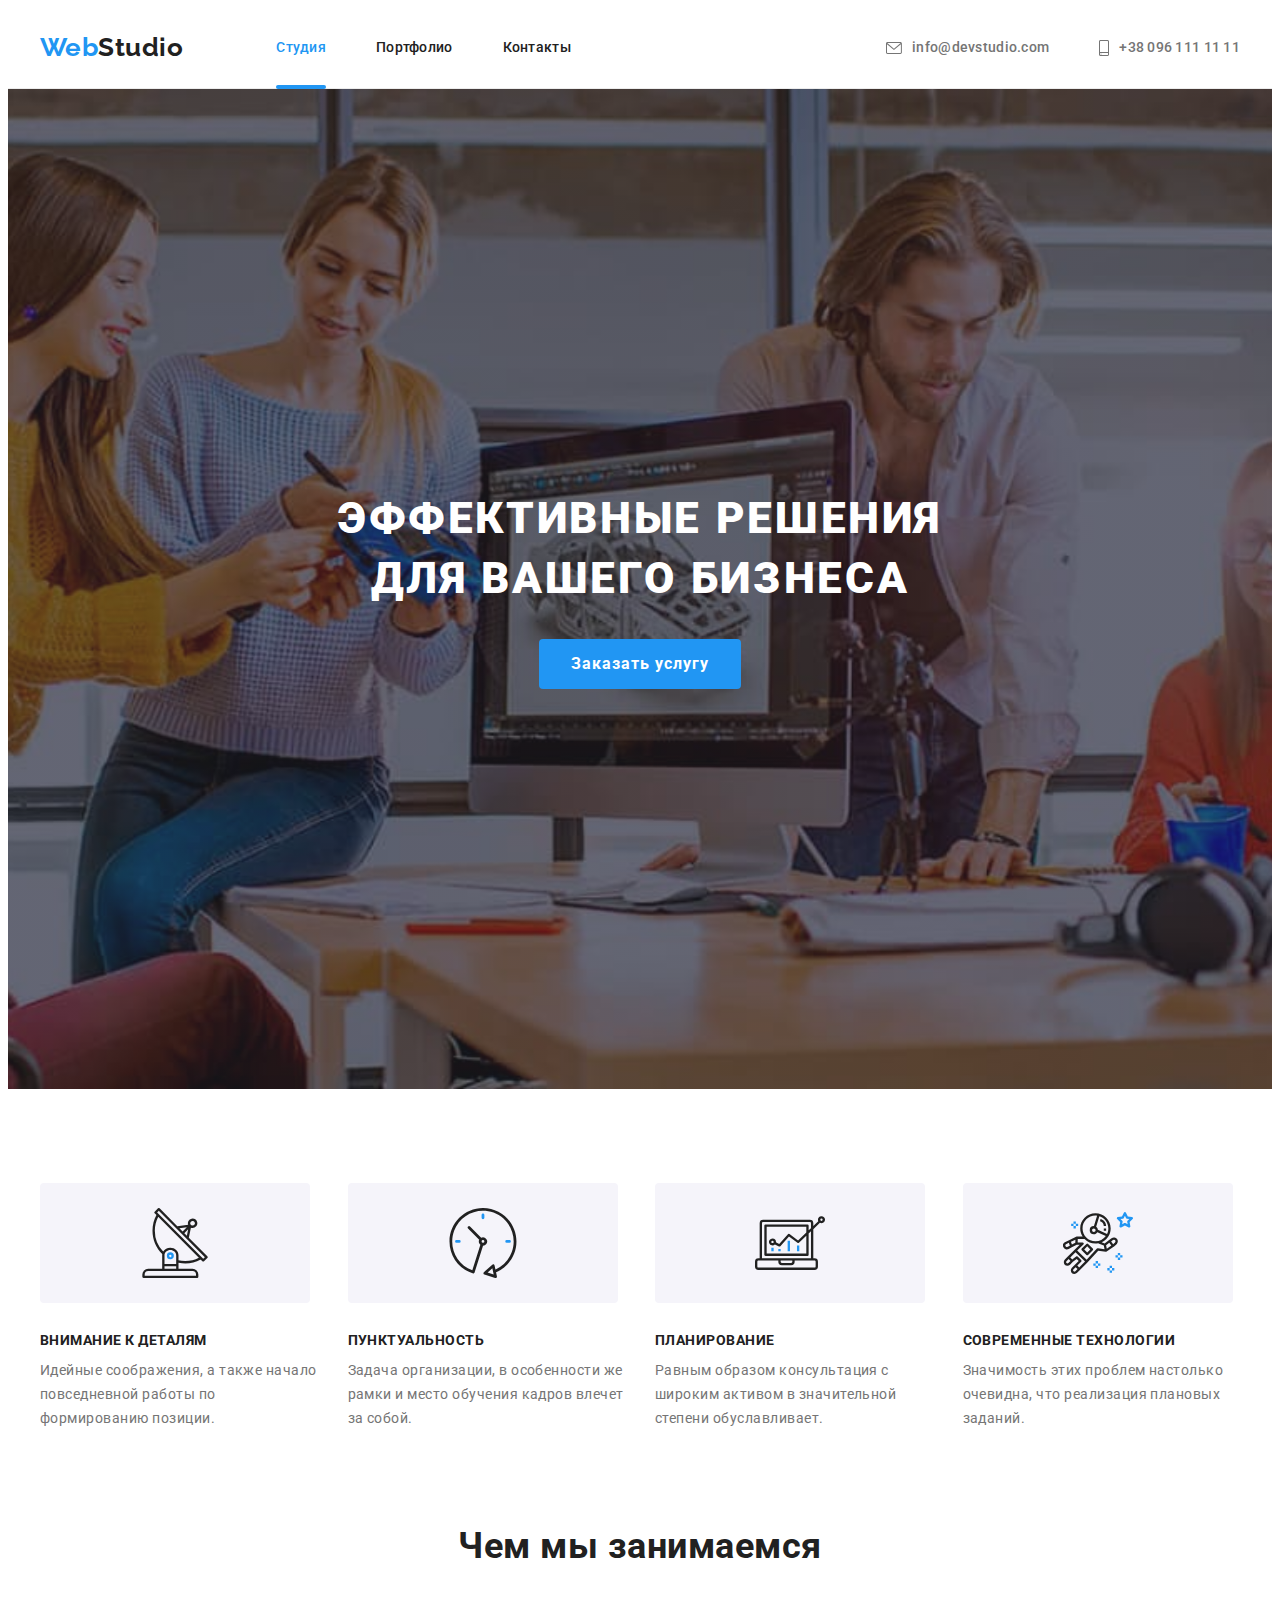
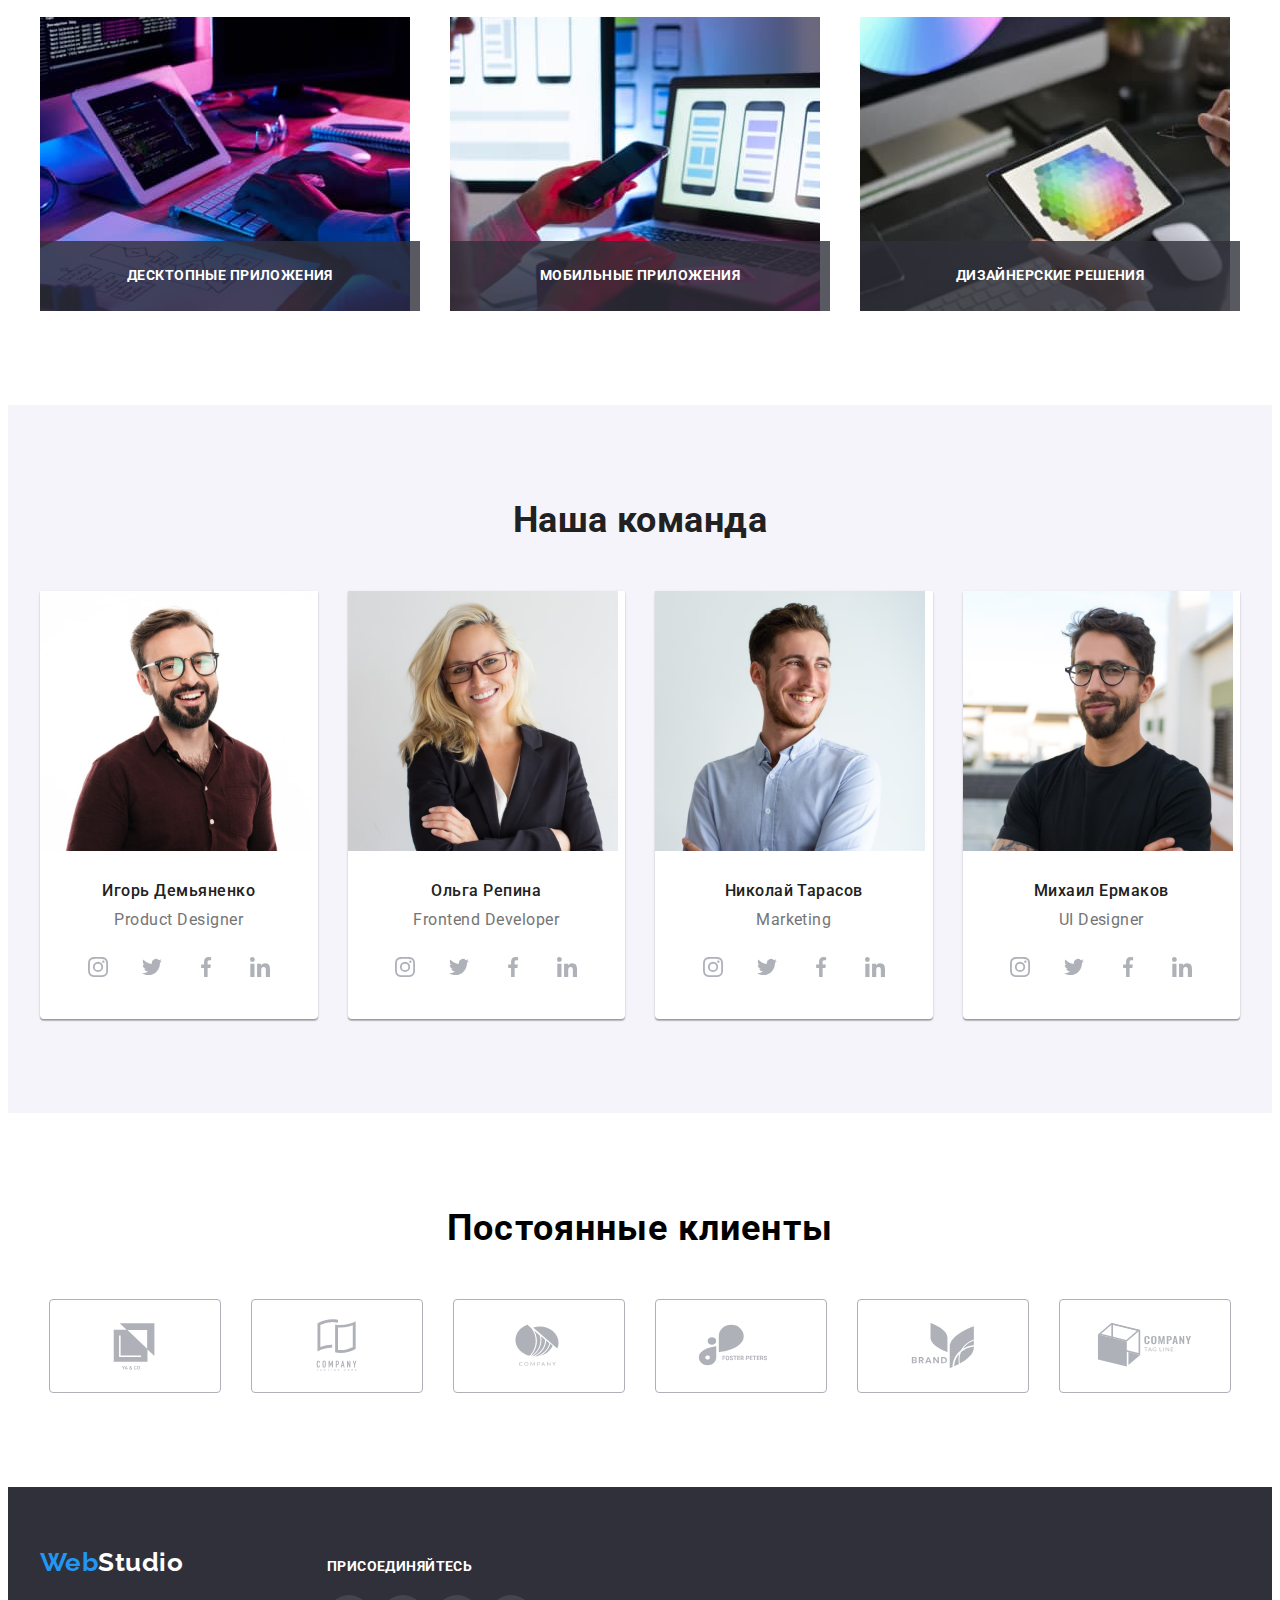
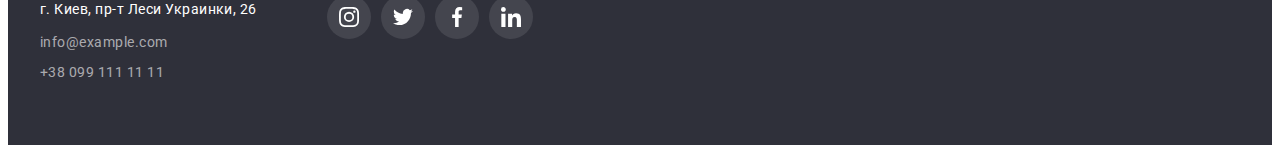
<file: index.html>
<!DOCTYPE html>
<html lang="ru">
<head>
    <meta charset="UTF-8">
    <meta http-equiv="X-UA-Compatible" content="IE=edge">
    <meta name="viewport" content="width=device-width, initial-scale=1.0">
    <title>Студия</title>    
    <link href="https://fonts.googleapis.com/css2?family=Raleway:wght@700&family=Roboto:wght@400;500;700&display=swap"
        rel="stylesheet">
    <link rel="stylesheet" href="https://cdnjs.cloudflare.com/ajax/libs/modern-normalize/1.1.0/modern-normalize.min.css"
        integrity="sha512-wpPYUAdjBVSE4KJnH1VR1HeZfpl1ub8YT/NKx4PuQ5NmX2tKuGu6U/JRp5y+Y8XG2tV+wKQpNHVUX03MfMFn9Q=="
        crossorigin="anonymous" referrerpolicy="no-referrer" />
    <link rel="stylesheet" href="./css/styles.css" />
</head>
<body>
    <!-- Шапка сайта -->
        <header class="header">
            <div class="container header-container">
        <nav class="header-navigation">
            <a class="logo link" lang="en" href="./index.html">Web<span class="logo-black">Studio</span></a>
            <ul class="site-nav list">                
                <li class="header-item">
                    <a class="header-link site-nav-studio link current" href="./index.html">Студия</a></li>
                <li class="header-item">
                    <a class="header-link site-nav-portfolio link" href="./portfolio.html">Портфолио</a></li>
                <li class="header-item">
                    <a class="header-link site-nav-contact link" href="">Контакты</a></li>
            </ul>
        </nav>
        <div class="header-contacts-list">
            <ul class="header-contacts list">
                <li class="header-contacts-item">
                    <a class="header-contacts-link link" href="mailto:info@devstudio.com">
                        <svg class="link-icon" width="16px" height="12px">
                            <use href="./images/icons.svg#icon-envelope"></use>
                        </svg>
                        info@devstudio.com</a></li>
                <li class="header-contacts-item">
                    <a class="header-contacts-link link" href="tel:+380961111111">
                        <svg class="link-icon" width="10px" height="16px">
                            <use href="./images/icons.svg#icon-smartphone"></use>
                        </svg>
                        +38 096 111 11 11</a></li>
            </ul>
            </div>
            </div>
            </header>
    
    <main>
        <!-- Герой -->
        <section class="hero">
            <div class="container hero-container">
            <h1 class="hero-title">Эффективные решения для вашего бизнеса</h1>
            <button class="hero-btn" data-modal-open type="button">Заказать услугу</button>
            </div>
        </section>

       
        <!-- Преимущества -->
        <section class="features-section">
            <div class="container">
            <h2 hidden>features</h2>
        <ul class="features-list list">
            <li class="features-list-item">
                <div class="features-icon">
                    <svg width="70px" height="70px">
                        <use href="./images/icons.svg#icon-antenna-1"></use>
                        </svg>
                </div>
                <h3 class="features-title">Внимание к деталям</h3>
                <p class="features-text">Идейные соображения, а также начало повседневной работы по формированию позиции.</p>
            </li>
            <li class="features-list-item">
                <div class="features-icon">
                    <svg width="70px" height="70px">
                        <use href="./images/icons.svg#icon-clock-1"></use>
                    </svg>
                    </div>
                <h3 class="features-title">Пунктуальность</h3>
                <p class="features-text">Задача организации, в особенности же рамки и место обучения кадров влечет за собой.</p>
            </li>
            <li class="features-list-item">
                <div class="features-icon">
                    <svg width="70px" height="70px">
                        <use href="./images/icons.svg#icon-diagram-1"></use>
                    </svg>
                    </div>
                <h3 class="features-title">Планирование</h3>
                <p class="features-text">Равным образом консультация с широким активом в значительной степени обуславливает.</p>
            </li>
            <li class="features-list-item">
                <div class="features-icon">
                    <svg width="70px" height="70px">
                        <use href="./images/icons.svg#icon-astronaut-1"></use>
                    </svg>
                    </div>
                <h3 class="features-title">Современные технологии</h3>
                <p class="features-text">Значимость этих проблем настолько очевидна, что реализация плановых заданий.</p>
            </li>
        </ul>
        </div>
    </section>

    <!-- Услуги -->
    <section class="services-section">
        <div class="container">
        <h2 class="services-title">Чем мы занимаемся</h2>
        <ul class="services-list list">
            <li class="services-list-item">
                <div class="services-thumb">
                <img src="./images/portfolio-img1.jpg" alt="Создание дестопных приложений" width="370">                             
                <p class="services-subtitle">Десктопные приложения</p>
                </div>
            </li>
            <li class="services-list-item">
                <div class="services-thumb">
                    <img src="./images/portfolio-img2.jpg" alt="Создание мобильных приложений" width="370">
                    <p class="services-subtitle">Мобильные приложения</p>
                </div>
            </li>
            <li class="services-list-item">
                <div class="services-thumb">
                    <img src="./images/portfolio-img3.jpg" alt="Веб-дизайн" width="370">
                    <p class="services-subtitle">Дизайнерские решения</p>
                </div>
            </li>
        </ul>
        </div>
    </section>

    <!-- Команда -->

    <section class="team-section">
        <div class="container">
        <h2 class="team-title">Наша команда</h2>
        <ul class="team-list-section list">
            <li class="team-list-item">
                <div class="team-card">
                <img src="./images/team-img1.jpg" alt="Игорь Демьяненко" width="270">
                <div class="team-card-content">
                <h3 class="team-name">Игорь Демьяненко</h3>
                <p class="team-position" lang="en">Product Designer</p>
                <ul class="soc-list list">
                    <li class="soc-list-item">
                        <a class="soc-link" href="">
                            <svg width="20" height="20">
                                <use href="./images/icons.svg#icon-instagram-2"></use>
                            </svg>
                        </a>
                    </li>
                    <li class="soc-list-item">
                        <a class="soc-link" href="">
                            <svg width="20" height="20">
                                <use href="./images/icons.svg#icon-twitter-1"></use>
                            </svg>
                        </a>
                    </li>
                    <li class="soc-list-item">
                        <a class="soc-link" href="">
                            <svg width="20" height="20">
                                <use href="./images/icons.svg#icon-facebook-1"></use>
                            </svg>
                        </a>
                    </li>
                    <li class="soc-list-item">
                        <a class="soc-link" href="">
                            <svg width="20" height="20">
                                <use href="./images/icons.svg#icon-linkedin-1"></use>
                            </svg>
                        </a>
                    </li>
                </ul>
                </div>
                </div>
            </li>
            <li class="team-list-item">
                <div class="team-card">
                <img src="./images/team-img2.jpg" alt="Ольга Репина" width="270">
                <div class="team-card-content">
                <h3 class="team-name">Ольга Репина</h3>
                <p class="team-position" lang="en">Frontend Developer</p>
                <ul class="soc-list list">
                    <li class="soc-list-item">
                        <a class="soc-link" href="">
                            <svg width="20" height="20">
                                <use href="./images/icons.svg#icon-instagram-2"></use>
                            </svg>
                        </a>
                    </li>
                    <li class="soc-list-item">
                        <a class="soc-link" href="">
                            <svg width="20" height="20">
                                <use href="./images/icons.svg#icon-twitter-1"></use>
                            </svg>
                        </a>
                    </li>
                    <li class="soc-list-item">
                        <a class="soc-link" href="">
                            <svg width="20" height="20">
                                <use href="./images/icons.svg#icon-facebook-1"></use>
                            </svg>
                        </a>
                    </li>
                    <li class="soc-list-item">
                        <a class="soc-link" href="">
                            <svg width="20" height="20">
                                <use href="./images/icons.svg#icon-linkedin-1"></use>
                            </svg>
                        </a>
                    </li>
                </ul>
                </div>
                </div>
            </li>
            <li class="team-list-item">
                <div class="team-card">
                <img src="./images/team-img3.jpg" alt="Николай Тарасов" width="270">
                <div class="team-card-content">
                <h3 class="team-name">Николай Тарасов</h3>
                <p class="team-position" lang="en">Marketing</p>
                <ul class="soc-list list">
                    <li class="soc-list-item">
                        <a class="soc-link" href="">
                            <svg width="20" height="20">
                                <use href="./images/icons.svg#icon-instagram-2"></use>
                            </svg>
                        </a>
                    </li>
                    <li class="soc-list-item">
                        <a class="soc-link" href="">
                            <svg width="20" height="20">
                                <use href="./images/icons.svg#icon-twitter-1"></use>
                            </svg>
                        </a>
                    </li>
                    <li class="soc-list-item">
                        <a class="soc-link" href="">
                            <svg width="20" height="20">
                                <use href="./images/icons.svg#icon-facebook-1"></use>
                            </svg>
                        </a>
                    </li>
                    <li class="soc-list-item">
                        <a class="soc-link" href="">
                            <svg width="20" height="20">
                                <use href="./images/icons.svg#icon-linkedin-1"></use>
                            </svg>
                        </a>
                    </li>
                </ul>
                </div>
                </div>
            </li>
            <li class="team-list-item">
                <div class="team-card">
                <img src="./images/team-img4.jpg" alt="Михаил Ермаков" width="270">
                <div class="team-card-content">
                <h3 class="team-name">Михаил Ермаков</h3>
                <p class="team-position" lang="en">UI Designer</p>
                <ul class="soc-list list">
                    <li class="soc-list-item">
                        <a class="soc-link" href="">
                            <svg width="20" height="20">
                                <use href="./images/icons.svg#icon-instagram-2"></use>
                            </svg>
                        </a>
                    </li>
                    <li class="soc-list-item">
                        <a class="soc-link" href="">
                            <svg width="20" height="20">
                                <use href="./images/icons.svg#icon-twitter-1"></use>
                            </svg>
                        </a>
                    </li>
                    <li class="soc-list-item">
                        <a class="soc-link" href="">
                            <svg width="20" height="20">
                                <use href="./images/icons.svg#icon-facebook-1"></use>
                            </svg>
                        </a>
                    </li>
                    <li class="soc-list-item">
                        <a class="soc-link" href="">
                            <svg width="20" height="20">
                                <use href="./images/icons.svg#icon-linkedin-1"></use>
                            </svg>
                        </a>
                    </li>
                </ul>
                </div>
                </div>
            </li>
        </ul>
        </div>
    </section>      
    </main>


    <!-- Клиенты -->

    <section class="client-section">
        <div class="container">
            <h2 class="client-section-title">Постоянные клиенты</h2>
            <ul class="client-list list">
                <li class="client-item">
                    <a href="" class="client-company">
                        <svg width="106" height="60">
                            <use href="./images/icons.svg#icon-logo1"></use>
                        </svg>
                    </a>
                </li>
                <li class="client-item">
                    <a href="" class="client-company">
                        <svg width="106" height="60">
                            <use href="./images/icons.svg#icon-logo2"></use>
                        </svg>
                    </a>
                </li>
                <li class="client-item">
                    <a href="" class="client-company">
                        <svg width="106" height="60">
                            <use href="./images/icons.svg#icon-logo3"></use>
                        </svg>
                    </a>
                </li>
                <li class="client-item">
                    <a href="" class="client-company">
                        <svg width="106" height="60">
                            <use href="./images/icons.svg#icon-logo4"></use>
                        </svg>
                    </a>
                </li>
                <li class="client-item">
                    <a href="" class="client-company">
                        <svg width="106" height="60">
                            <use href="./images/icons.svg#icon-logo5"></use>
                        </svg>
                    </a>
                </li>
                <li class="client-item">
                    <a href="" class="client-company">
                        <svg width="106" height="60">
                            <use href="./images/icons.svg#icon-logo6"></use>
                        </svg>
                    </a>
                </li>
            </ul>
        </div>

    </section>

    <!-- Футер -->

    <footer class="footer-section">
        <div class="footer-container container">
            <div class="footer-contact">
                <a class="footer-logo link" lang="en" href="./index.html">Web<span class="logo-white">Studio</span></a>
                <address>
                    <ul class="footer-list list">
                        <li class="footer-adress-list"><a class="footer-adress link" href="">г. Киев, пр-т Леси Украинки, 26</a></li>
                        <li class="footer-contacts-list"><a class="footer-contacts link" href="mailto:info@example.com">info@example.com</a></li>
                        <li class="footer-contacts-list"><a class="footer-contacts link" href="tel:+380991111111">+38 099 111 11 11</a></li>
                    </ul>
                </address>
            </div>
    
            <div class="footer-soc-section">
                <strong class="footer-join">Присоединяйтесь</strong>
                <ul class="footer-soc-list list">
                    <li class="footer-soc-item">
                        <a href="" class="footer-soc-link">
                            <svg class="footer-soc-icon" width="20" height="20">
                                <use href="./images/icons.svg#icon-instagram-2"></use>
                            </svg>
                        </a>
                    </li>
                    <li class="footer-soc-item">
                        <a href="" class="footer-soc-link">
                            <svg class="footer-soc-icon" width="20" height="20">
                                <use href="./images/icons.svg#icon-twitter-1"></use>
                            </svg>
                        </a>
                    </li>
                    <li class="footer-soc-item">
                        <a href="" class="footer-soc-link">
                            <svg class="footer-soc-icon" width="20" height="20">
                                <use href="./images/icons.svg#icon-facebook-1"></use>
                            </svg>
                        </a>
                    </li>
                    <li class="footer-soc-item">
                        <a href="" class="footer-soc-link">
                            <svg class="footer-soc-icon" width="20" height="20">
                                <use href="./images/icons.svg#icon-linkedin-1"></use>
                            </svg>
                        </a>
                    </li>
                </ul>
            </div>
        </div>
    </footer>
    
    <!-- Модалка -->
    <div class="backdrop is-hidden" data-modal>
        <div class="modal">
            <button type="button" class="btn-close">
            <svg class="svg-close" data-modal-close>
                <use href="./images/icons.svg#close-icon"></use>
            </svg>
            </button>
        </div>
    </div>
    <script src="./js/modal.js"></script>
</body>
</html>
</file>
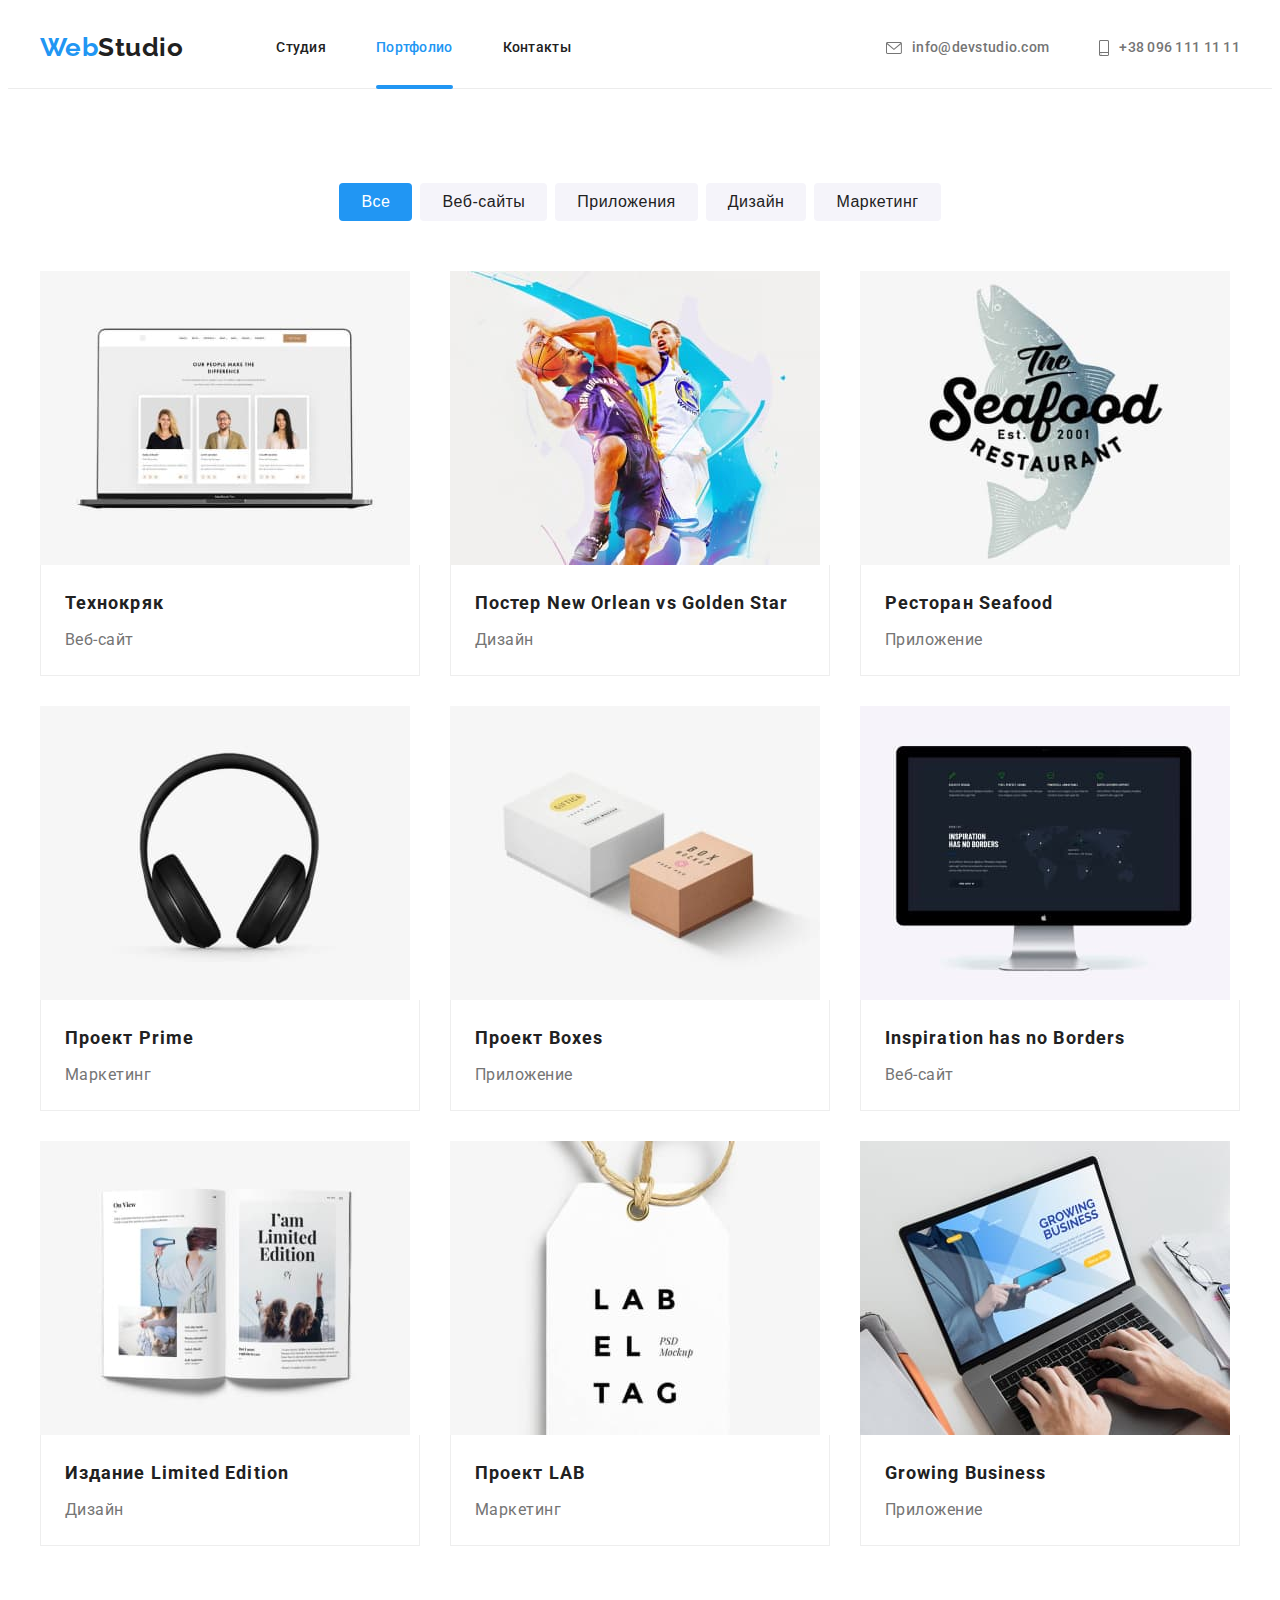
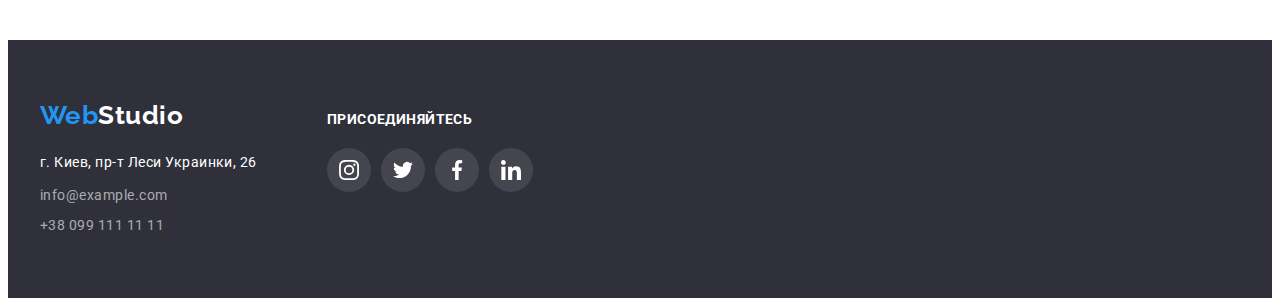
<file: portfolio.html>
<!DOCTYPE html>
<html lang="ru">
<head>
    <meta charset="UTF-8">
    <meta http-equiv="X-UA-Compatible" content="IE=edge">
    <meta name="viewport" content="width=device-width, initial-scale=1.0">
    <title>Портфолио</title>
    <link href="https://fonts.googleapis.com/css2?family=Raleway:wght@700&family=Roboto:wght@400;500;700&display=swap"
        rel="stylesheet">
    <link rel="stylesheet" href="https://cdnjs.cloudflare.com/ajax/libs/modern-normalize/1.1.0/modern-normalize.min.css"
        integrity="sha512-wpPYUAdjBVSE4KJnH1VR1HeZfpl1ub8YT/NKx4PuQ5NmX2tKuGu6U/JRp5y+Y8XG2tV+wKQpNHVUX03MfMFn9Q=="
        crossorigin="anonymous" referrerpolicy="no-referrer" />
    <link rel="stylesheet" href="./css/styles.css" />
</head>
<body>

    <!----------------- Шапка сайта ------------------>

    <header class="header">
        <div class="container header-container">
            <nav class="header-navigation">
                <a class="logo link" lang="en" href="./index.html">Web<span class="logo-black">Studio</span></a>
                <ul class="site-nav list">
                    <li class="header-item">
                        <a class="header-link site-nav-studio link" href="./index.html">Студия</a>
                    </li>
                    <li class="header-item">
                        <a class="header-link site-nav-portfolio2 link current" href="./portfolio.html">Портфолио</a>
                    </li>
                    <li class="header-item">
                        <a class="header-link site-nav-comtact link" href="">Контакты</a>
                    </li>
                </ul>
            </nav>
            <div class="header-contacts-list">
                <ul class="header-contacts list">
                    <li class="header-contacts-item">
                        <a class="header-contacts-link link" href="mailto:info@devstudio.com">
                            <svg class="link-icon" width="16px" height="12px">
                                <use href="./images/icons.svg#icon-envelope"></use>
                            </svg>
                            info@devstudio.com</a>
                    </li>
                    <li class="header-contacts-item">
                        <a class="header-contacts-link link" href="tel:+380961111111">
                            <svg class="link-icon" width="10px" height="16px">
                                <use href="./images/icons.svg#icon-smartphone"></use>
                            </svg>
                            +38 096 111 11 11</a>
                    </li>
                </ul>
            </div>
        </div>
    </header>

    <main>
        <section class="btn-projects-section">

            <!-- Фильтр-кнопки -->

            <div class="container">
            <ul class="btn-list list">
                <li class="btn-item">
                    <button class="btn-all btn-active current" type="button">Все</button>
                </li>
                <li class="btn-item">
                    <button class="btn-web btn-active" type="button">Веб-сайты</button>
                </li>
                <li class="btn-item">
                    <button class="btn-app btn-active" type="button">Приложения</button>
                </li>
                <li class="btn-item">
                    <button class="btn-design btn-active" type="button">Дизайн</button>
                </li>
                <li class="btn-item">
                    <button class="btn-marketing btn-active" type="button">Маркетинг</button>
                </li>
            </ul>
            

            <!-- Проекты -->
            <h1 hidden>Проекты</h1>

            <ul class="projects-list list">

                <li class="projects-item"> 
                    <a class="projects-list-link" href="">
                    <div class="box">   
                        <div class="overlay">
                            <p class="projects-overlay-text">Технокряк это современная площадка распространения коронавируса. Компании используют эту платформу для цифрового
                                шпионажа и атак на защищённые сервера конкурентов.
                            </p>
                        </div>
                            <img src="./images/portfolio-1.jpg" alt="Технокряк" width="370">
                    </div>
                    <div class="projects-name">
                        <h2 class="projects-list-name">Технокряк</h2>
                        <p class="projects-list-product">Веб-сайт</p>
                    </div>
                    </a>                 
                                      
                </li>

                <li class="projects-item"> 
                    <a class="projects-list-link" href="">
                    <div class="box">
                        <div class="overlay">
                            <p class="projects-overlay-text">Технокряк это современная площадка распространения коронавируса. Компании
                                используют эту платформу для цифрового
                                шпионажа и атак на защищённые сервера конкурентов.
                            </p>
                        </div>                    
                        <img src="./images/portfolio-2.jpg" alt="Постер" width="370">
                    </div>
                        <div class="projects-name">
                        <h2 class="projects-list-name">Постер <span lang="en">New Orlean vs Golden Star</span></h2>
                        <p class="projects-list-product">Дизайн</p>
                </div>
                    </a>
                    
                </li>

                <li class="projects-item">  
                    <a class="projects-list-link" href="">
                    <div class="box">
                        <div class="overlay">
                            <p class="projects-overlay-text">Технокряк это современная площадка распространения коронавируса. Компании
                                используют эту платформу для цифрового
                                шпионажа и атак на защищённые сервера конкурентов.
                            </p>
                        </div>                    
                        <img src="./images/portfolio-3.jpg" alt="Ресторан" width="370">
                        </div>
                    <div class="projects-name">
                        <h2 class="projects-list-name">Ресторан <span lang="en">Seafood</span></h2>
                        <p class="projects-list-product">Приложение</p>
                    </div>
                    </a>
                    
                </li>
                <li class="projects-item">  
                    <a class="projects-list-link" href="">
                    <div class="box">
                        <div class="overlay">
                            <p class="projects-overlay-text">Технокряк это современная площадка распространения коронавируса. Компании
                                используют эту платформу для цифрового
                                шпионажа и атак на защищённые сервера конкурентов.
                            </p>
                        </div>                    
                        <img src="./images/portfolio-4.jpg" alt="Проект Прайм" width="370">
                        </div>
                        <div class="projects-name">
                        <h2 class="projects-list-name">Проект <span lang="en">Prime</span></h2>
                        <p class="projects-list-product">Маркетинг</p>
                    </div>
                    </a>
                    
                </li>
                <li class="projects-item">  
                    <a class="projects-list-link" href="">
                    <div class="box">
                        <div class="overlay">
                            <p class="projects-overlay-text">Технокряк это современная площадка распространения коронавируса. Компании
                                используют эту платформу для цифрового
                                шпионажа и атак на защищённые сервера конкурентов.
                            </p>
                        </div>                    
                        <img src="./images/portfolio-5.jpg" alt="Проект Boxes" width="370">
                        </div>
                        <div class="projects-name">
                        <h2 class="projects-list-name">Проект <span lang="en">Boxes</span></h2>
                        <p class="projects-list-product">Приложение</p>
                </div>
                    </a>
                    
                </li>
                <li class="projects-item">
                    <a class="projects-list-link" href="">
                    <div class="box">
                        <div class="overlay">
                            <p class="projects-overlay-text">Технокряк это современная площадка распространения коронавируса. Компании
                                используют эту платформу для цифрового
                                шпионажа и атак на защищённые сервера конкурентов.
                            </p>
                        </div>                    
                        <img src="./images/portfolio-6.jpg" alt="Вдохновение без границ" width="370">
                        </div>
                        <div class="projects-name">
                        <h2 class="projects-list-name" lang="en">Inspiration has no Borders</h2>
                        <p class="projects-list-product">Веб-сайт</p>
                </div>
                    </a>
                    
                </li>
                <li class="projects-item">  
                    <a class="projects-list-link" href="">
                    <div class="box">
                        <div class="overlay">
                            <p class="projects-overlay-text">Технокряк это современная площадка распространения коронавируса. Компании
                                используют эту платформу для цифрового
                                шпионажа и атак на защищённые сервера конкурентов.
                            </p>
                        </div>                    
                        <img src="./images/portfolio-7.jpg" alt="Издание" width="370">
                        </div>
                        <div class="projects-name">
                        <h2 class="projects-list-name">Издание <span lang="en">Limited Edition</span></h2>
                        <p class="projects-list-product">Дизайн</p>
                </div>
                    </a>
                    
                </li>
                <li class="projects-item">  
                    <a class="projects-list-link" href="">
                    <div class="box">
                        <div class="overlay">
                            <p class="projects-overlay-text">Технокряк это современная площадка распространения коронавируса. Компании
                                используют эту платформу для цифрового
                                шпионажа и атак на защищённые сервера конкурентов.
                            </p>
                        </div>
                    
                    <img src="./images/portfolio-8.jpg" alt="" width="370">
                    </div>
                    <div class="projects-name">
                    <h2 class="projects-list-name">Проект <span lang="en">LAB</span></h2>
                    <p class="projects-list-product">Маркетинг</p>
                </div>
                </a>
                
            </li>
                <li class="projects-item">  
                    <a class="projects-list-link" href="">
                    <div class="box">
                        <div class="overlay">
                            <p class="projects-overlay-text">Технокряк это современная площадка распространения коронавируса. Компании
                                используют эту платформу для цифрового
                                шпионажа и атак на защищённые сервера конкурентов.
                            </p>
                        </div>
                    
                        <img src="./images/portfolio-9.jpg" alt="" width="370">
                        </div>
                        <div class="projects-name">
                        <h2 class="projects-list-name" lang="en">Growing Business</h2>
                        <p class="projects-list-product">Приложение</p>
                    </div>
                    </a>
                    
                </li>
            </ul>

            </div>
        </section>

    </main>

<!-- Футер -->

    <footer class="footer-section">
        <div class="footer-container container">
            <div class="footer-contact">
                <a class="footer-logo link" lang="en" href="./index.html">Web<span
                        class="logo-white">Studio</span></a>
                <address>
                    <ul class="footer-list list">
                        <li class="footer-adress-list"><a class="footer-adress link" href="">г. Киев, пр-т Леси Украинки, 26</a></li>
                        <li class="footer-contacts-list"><a class="footer-contacts link" href="mailto:info@example.com">info@example.com</a>
                        </li>
                        <li class="footer-contacts-list"><a class="footer-contacts link" href="tel:+380991111111">+38 099 111 11 11</a></li>
                    </ul>
                </address>
            </div>
    
            <div class="footer-soc-section">
                <strong class="footer-join">Присоединяйтесь</strong>
                <ul class="footer-soc-list list">
                    <li class="footer-soc-item">
                        <a href="" class="footer-soc-link">
                            <svg class="footer-soc-icon" width="20" height="20">
                                <use href="./images/icons.svg#icon-instagram-2"></use>
                            </svg>
                        </a>
                    </li>
                    <li class="footer-soc-item">
                        <a href="" class="footer-soc-link">
                            <svg class="footer-soc-icon" width="20" height="20">
                                <use href="./images/icons.svg#icon-twitter-1"></use>
                            </svg>
                        </a>
                    </li>
                    <li class="footer-soc-item">
                        <a href="" class="footer-soc-link">
                            <svg class="footer-soc-icon" width="20" height="20">
                                <use href="./images/icons.svg#icon-facebook-1"></use>
                            </svg>
                        </a>
                    </li>
                    <li class="footer-soc-item">
                        <a href="" class="footer-soc-link">
                            <svg class="footer-soc-icon" width="20" height="20">
                                <use href="./images/icons.svg#icon-linkedin-1"></use>
                            </svg>
                        </a>
                    </li>
                </ul>
            </div>
        </div>
    </footer>

</body>
</html>
</file>
<file: css/styles.css>
:root {
  --primary-text-color: #212121;
  --secondary-text-color: #757575;
  --primary-white-color: #ffffff;
  --accent-color: #2196f3;
  --background-color: #2f303a;
  --background-secondary-color: #F5F4FA;
  --btn-color: #188ce8;
  --card-set-gap: 30px;
  --icon-color: #AFB1B8;
  --trans-duration: 250ms;
  --transit-timing-function: cubic-bezier(0.4, 0, 0.2, 1);
}


/* ------------------Утилиты-------------------- */

p,
h1,
h2,
h3,
{
  margin: 0;
}

ul {
    margin: 0;
    padding-left: 0;
}

img {
    display: block;
}

body {
  font-family: Roboto, sans-serif; Raleway, sans-serif;
  background-color: var(--primary-white-color);
  letter-spacing: 0.03em;
}


.container {
  width: 1200px;
  margin: 0 auto;
  padding-left: 15px;
  padding-right: 15px;
  }



/* --------------------------Шапка сайта----------------------- */

.header {
  border-bottom-width: 1px;
  border-bottom-style: solid;
  border-block-color: #ECECEC;
}

.header-container {
  display: flex;
  align-items: center;
}


.header-navigation {
  display: flex;
  /* align-items: center; */
}

.site-nav {
  display: flex;
  align-items: center;
}

.site-nav .link.current {
  color: var(--accent-color);
}

.header-item > .current::after {
  content: '';
  position: absolute;
  width: 100%;
  height: 4px;
  border-radius: 2px;
  background-color: var(--accent-color);
  display: block;
  bottom: -1px;
}

.site-nav-studio, 
.site-nav-portfolio2 {
  position: relative;
}

.header-item:not(:last-child) {
margin-right: 50px;
}

.header-link {
  display: block;
  font-style: normal;
  font-weight: 500;
  font-size: 14px;
  line-height: 1.14;
  letter-spacing: 0.02em;
  color: var(--primary-text-color);
  padding-top: 32px;
  padding-bottom: 32px;
  transition: color var(--trans-duration) var(--transit-timing-function);
}

.header-contacts-list {
  display: flex;
  margin-left: auto;

}

.header-contacts {
  display: flex;
  }


.header-contacts-item:not(:last-child) {
margin-right: 50px;
}


.header-contacts-link {
  font-family: Roboto;
  font-style: normal;
  font-weight: 500;
  font-size: 14px;
  line-height: 1.14;
  letter-spacing: 0.02em;
  color: var(--secondary-text-color);
  padding-top: 32px;
  padding-bottom: 32px;
  display: flex;
  align-items: center;
  transition: color var(--trans-duration) var(--transit-timing-function);
}

.link-icon {
  margin-right: 10px;
  fill: currentColor;
}

.header-link:hover,
.header-link:focus, 
.header-contacts-link:hover,
.header-contacts-link:focus {
  color: var(--accent-color);
}


/* Логотип */

.logo {
  
  font-family: Raleway;
  font-style: normal;
  font-weight: bold;
  font-size: 26px;
  line-height: 1.19;
  color: var(--accent-color);
  margin-right: 93px;
  padding-top: 24px;
  padding-bottom: 25px;

}

.logo-black {
  font-family: Raleway;
  font-style: normal;
  font-weight: bold;
  font-size: 26px;
  line-height: 1.19;
  color: var(--primary-text-color);
  transition: color var(--trans-duration) var(--transit-timing-function);
}


.logo-white {
font-family: Raleway;
font-style: normal;
font-weight: bold;
font-size: 26px;
line-height: 1.19;
color: var(--primary-white-color);
transition: color var(--trans-duration) var(--transit-timing-function);
}

.logo-black:hover,
.logo-black:focus,
.logo-white:hover,
.logo-white:focus {
  color: var(--accent-color);
}

.list {
  list-style: none;
}

.link {
  text-decoration: none;
}



/* ----------------------Герой--------------------- */

.hero {
  display: flex;
  height: 600px;
  align-items: center;
  background-color: var(--background-color);
  padding: 200px 0;
}

.hero {
  max-width: 1600px;
  height: 600px;
  margin-left: auto;
  margin-right: auto;
  background-repeat: no-repeat;
  background-size: cover;
  background-position: center;
  background-color: var(--background-color);
  background-image: linear-gradient(to right, rgba(47, 48, 58, 0.4), rgba(47, 48, 58, 0.4)),
    url('../images/hero.jpg');
  color: var(--white-color);
  text-align: center;
  padding-top: 200px;
  padding-bottom: 200px;
}

.hero-container {
  text-align: center;
  max-width: 696px;

}

.hero-title {
  font-family: Roboto;
  font-style: normal;
  font-weight: 900;
  font-size: 44px;
  line-height: 1.36;
  text-align: center;
  letter-spacing: 0.06em;
  text-transform: uppercase;
  color: var(--primary-white-color);
  margin-top: 0;
  margin-bottom: 30px;
}

.hero-btn {
  font-family: Roboto;
  font-style: normal;
  font-weight: bold;
  font-size: 16px;
  line-height: 30px;
  display: flex;
  align-items: center;
  text-align: center;
  letter-spacing: 0.06em;
  border-radius: 4px;
  color: var(--primary-white-color);
  background-color: var(--accent-color);
  cursor: pointer;
  border: none;
  display: inline-block;
  min-width: 200px;
  padding: 10px 32px;
 }

  .hero-btn, .btn-active {
  transition: color var(--trans-duration) var(--transit-timing-function),
  background-color var(--trans-duration) var(--transit-timing-function),
  box-shadow var(--trans-duration) var(--transit-timing-function);
  }

.hero-btn:hover,
.hero-btn:focus {
background-color: var(--btn-color) ;
}


/* -------------------Преимущества---------------- */

.features-section {
padding-top: 94px;
padding-bottom: 94px;
}

.features-list {
  display: flex;
}

.features-title {
margin-top: 0;
margin-bottom: 10px;
font-weight: bold;
font-size: 14px;
line-height: 1.14;
text-transform: uppercase;
color: var(--primary-text-color);
}

.features-text {
margin-top: 0;
margin-bottom: 0;
font-size: 14px;
line-height: 1.71;
color: var(--secondary-text-color);
}

.features-list {
  margin-right: -30px;
}

.features-list-item {
flex-basis: calc(100% / 4 - var(--card-set-gap));
margin-right: var(--card-set-gap);
}

.features-list-item:not(:nth-last-child) {
  margin-right: var(--card-set-gap);
}

.features-icon {
  width: 270px;
  height: 120px;
  background-color: var(--background-secondary-color);
  margin-bottom: 30px;
  border-radius: 4px;
  display: flex;
  align-items: center;
  justify-content: center;
}

/* Услуги */

img {
  display: block;
  max-width: 100%;
  height: auto;
}

.services-section {
  padding-bottom: 94px;
}

.services-title, 
.team-title {
margin-top: 0;
margin-bottom: 50px;
font-weight: bold;
font-size: 36px;
line-height: 1.17;
text-align: center;
color: var(--primary-text-color);
}

.services-list {
  display: flex;
}

.services-thumb {
  position: relative;
}

.services-list-item {
flex-basis: calc(100% - 2 * 30px / 3) ;  
}

.services-list-item:not(:last-child) {
margin-right: var(--card-set-gap);
}

.services-subtitle {
  position: absolute;
  bottom: 0;  
  right: 0;
  text-transform: uppercase;
  color: var(--primary-white-color);
  background-color: rgba(47, 48, 58, 0.8);
  font-size: 14px;
  font-style: normal;
  font-weight: 700;
  line-height: 1.14;
  letter-spacing: 0.03em;
  display: flex;
  align-items: center;
  justify-content: center;
  margin: 0;
  height: 70px;
  width: 100%;
}


/* ------------------------Команда----------------------- */

.team-section {
  background-color: var(--background-secondary-color);
  padding-top: 94px;
  padding-bottom: 94px;
}

/* .team-title {
margin-top: 0;
margin-bottom: 50px;
font-weight: bold;
font-size: 36px;
line-height: 1.17;
text-align: center;
} */

.team-list-section {
display: flex;
margin-right: calc(-1 * var(--card-set-gap))
}

.team-list-item {
  flex-basis: calc(100% / 4 - var(--card-set-gap));
  margin-right: var(--card-set-gap);
}

.team-card {
  background-color: var(--primary-white-color);
  box-shadow: 0px 1px 3px rgba(0, 0, 0, 0.12), 0px 1px 1px rgba(0, 0, 0, 0.14), 0px 2px 1px rgba(0, 0, 0, 0.2);
  border-radius: 0px 0px 4px 4px;
}

.team-card-content {
  padding: 30px 32px;
}

.team-name {
margin-top: 0;
margin-bottom: 10px;  
font-style: normal;
font-weight: 500;
font-size: 16px;
line-height: 1.19;
text-align: center;
color: var(--primary-text-color);
}

.team-position {
margin-top: 0;
margin-bottom: 0;
font-weight: normal;
font-size: 16px;
line-height: 1.19;
text-align: center;
color: var(--secondary-text-color);
}

.soc-list {
  padding: 0;
  display: flex;
  justify-content: center;
  margin-top: 16px;
}

.soc-list-item:not(:last-child) {
  margin-right: 10px;
}

/* .soc-list-item: {
  margin-right: 10px;
}

..soc-list-item:last-child {
  margin-right: 0;
} */



.soc-link {
  display: flex;
  padding: 0;
  width: 44px;
  height: 44px;
  border-radius: 50%;
  fill: var(--icon-color);
  justify-content: center;
  align-items: center;
  transition: backgroud-color var(--trans-duration) var(--transit-timing-function),
  fill var(--trans-duration) var(--transit-timing-function);
}

.soc-link:hover,
.soc-link:focus {
  background-color: var(--accent-color);
  fill: var(--primary-white-color)
}

.client-section {
  padding-top: 94px;
  padding-bottom: 94px;
}

.client-section-title {
margin-top: 0;
margin-bottom: 50px;
font-weight: 700;
font-size: 36px;
line-height: 1.17;
letter-spacing: 0.03em;
text-align: center;
}

.client-list {
  margin: 0;
  padding: 0;
  display: flex;
  justify-content: center;
}

.client-item:not(:last-child) {
  margin-right: 30px;
}

.client-company {
  display: flex;
  width: 170px;
  height: 92px;
  fill: var(--icon-color);
  border: 1px solid var(--icon-color);
  border-radius: 4px;
  align-items: center;
  justify-content: center;
  transition: fill var(--trans-duration) var(--transit-timing-function),
  border var(--trans-duration) var(--transit-timing-function);

}

.client-company:hover,
.client-company:focus {
  border: 1px solid var(--accent-color);
  fill: var(--accent-color);
}


/* --------------------Футер-------------------------- */


.footer-section {
padding-top: 60px;
padding-bottom: 60px;
background-color: var(--background-color);
}

.footer-container {
  display: flex;
  align-items: baseline;
  
}

.footer-contact {
  margin-right: 70px;
}

.footer-logo {
display: block;
  font-family: Raleway;
  font-style: normal;
  font-weight: bold;
  font-size: 26px;
  line-height: 1.19;
  color: var(--accent-color);
  margin-bottom: 20px;

}



.footer-adress-list {
margin-bottom: 9px;
}

.footer-adress {
display: block;
font-style: normal;
font-size: 14px;
line-height: 1.71;
color: var(--primary-white-color);
/* margin-bottom: 9px; */
transition: color var(--trans-duration) var(--transit-timing-function);
}

.footer-contacts-list:not(:last-child) {
margin-bottom: 6px;
}

.footer-contacts {
display: block;
font-style: normal;
font-size: 14px;
line-height: 1.71;
color: rgba(255, 255, 255, 0.6);
/* margin-bottom: 6px; */
transition: color var(--trans-duration) var(--transit-timing-function);
}

.footer-adress:hover,
.footer-adress:focus,
.footer-contacts:hover,
.footer-contacts:focus {
  color: var(--accent-color);
}

.footer-soc-section {
  align-items: baseline;
  text-align: left;
}

.footer-join {
  display: block;
  margin-bottom: 20px;
  font-weight: bold;
  font-size: 14px;
  line-height: 1.14;
  letter-spacing: 0.03em;
  text-transform: uppercase;
  color: var(--primary-white-color)
}

.footer-soc-list {
  padding: 0;
  display: flex;
}

.footer-soc-item {
  margin-right: 10px;
  justify-content: center;
}

.footer-soc-item:last-child {
  margin-right: 0;
}

.footer-soc-link {
  display: flex;
  background-color: rgba(255, 255, 255, 0.1);
  width: 44px;
  height: 44px;
  border-radius: 22px;
  justify-content: center;
  align-items: center;
  transition: background-color var(--trans-duration) var(--transit-timing-function);
}

.footer-soc-link:hover,
.footer-soc-link:focus {
  background-color: var(--accent-color)
}

.footer-soc-icon {
  fill: var(--primary-white-color)
}

/* ----------------------Страница Портфолио------------------ */

/* Фильтр-кнопки */

.btn-projects-section {
  padding-top: 94px;
  padding-bottom: 94px;
}

.btn-list {
  display: flex;
  justify-content: center;
  margin-bottom: 50px;
}

.btn-item:not(:last-child) {
  margin-right: 8px;
}

.btn-all,
.btn-web,
.btn-app,
.btn-design,
.btn-marketing {
font-style: normal;
font-weight: 500;
font-size: 16px;
line-height: 1.63;
text-align: center;
letter-spacing: 0.03em;
border-radius: 4px;
color: var(--primary-text-color);
background-color: var(--background-secondary-color);
border: none;
cursor: pointer;
padding: 6px 22px;
min-width: 73px;
}

.btn-all:hover,
.btn-all:focus,
.btn-web:hover,
.btn-web:focus,
.btn-app:hover,
.btn-app:focus,
.btn-design:hover,
.btn-design:focus,
.btn-marketing:hover,
.btn-marketing:focus,
.btn-active:hover,
.btn-active:focus {
  color: var(--primary-white-color);
  background-color: var(--accent-color);
  box-shadow: 0px 2px 2px 0px rgba(0, 0, 0, 0.12);
  box-shadow: 0px 1px 2px 0px rgba(0, 0, 0, 0.08);
  box-shadow: 0px 3px 1px 0px rgba(0, 0, 0, 0.1);
}



.btn-list .btn-all.current {
  color: var(--primary-white-color);
  background-color: var(--accent-color);
}

/* Проекты */

.projects-list {
  display: flex;
  flex-wrap: wrap;
  margin-top: calc(-1 * var(--card-set-gap));
  margin-left: calc(-1 * var(--card-set-gap));
}

.projects-item {
  display: block;
  flex-basis: calc(100% / 3 - var(--card-set-gap));
  margin-top: var(--card-set-gap);
  margin-left: var(--card-set-gap);
}

.box {
  position: relative;
  overflow: hidden;
}

.overlay {
  position: absolute;
  top: 0;
  left: 0;
  width: 100%;
  height: 100%;

  background: rgba(33, 150, 243, 0.9);

  transform: translateY(101%);
  transition: var(--trans-duration) var(--transit-timing-function);
}

.projects-overlay-text {
padding: 63px 24px;
font-family: Roboto;
font-style: normal;
font-weight: normal;
font-size: 18px;
line-height: 1.56;
letter-spacing: 0.03em;
color: var(--primary-white-color);
cursor: pointer;
transition: var(--trans-duration) var(--transit-timing-function);
}

/* .projects-item:hover .overlay,
.projects-item:focus .overlay {
  transform: translateY(0);
} */

.projects-list-link:hover,
.projects-list-link:focus {
box-shadow: 0px 4px 4px 0px rgba(0, 0, 0, 0.25);
}

.projects-list-link:hover .overlay,
.projects-list-link:focus .overlay {
  transform: translateY(0);
}

.projects-list-link {
text-decoration: none;
display: block;
transition: box-shadow var(--trans-duration) var(--transit-timing-function);
}

.projects-name {
  padding: 20px 24px;
  border: 1px solid #eeeeee;
  border-top: none;
 
}

.projects-list-name {
margin-top: 0;
margin-bottom: 4px;
font-style: normal;
font-weight: bold;
font-size: 18px;
line-height: 2;
letter-spacing: 0.06em;
color: var(--primary-text-color);
}

.projects-list-product {
margin: 0;
font-style: normal;
font-weight: normal;
font-size: 16px;
line-height: 1.88;
letter-spacing: 0.03em;
color: var(--secondary-text-color);
}


/* -------------------Модалка------------------ */
.backdrop {
  position: fixed;
  top: 0;
  left: 0;

  width: 100%;
  height: 100%;
  background-color: rgba(0, 0, 0, 0.2);
  opacity: 1;

  transition: opacity var(--trans-duration) var(--transit-timing-function),
  visibility var(--trans-duration) var(--transit-timing-function);
}

.backdrop.is-hidden {
  opacity: 0;
  visibility: hidden;
  pointer-events: none;
}


.modal {
  position: relative;
  top: 50%;
  left: 50%;
  transform: translate(-50%, -50%) scale(1);

  width: 528px;
  min-height: 581px;
  background-color: var(--primary-white-color);

  border-radius: 4px;
  transition: transform var(--trans-duration) var(--transit-timing-function)
  
}

.backdrop.is-hidden .modal {
  transform: translate(-50%, -50%) scale(0.9);
}

.svg-close {
  width: 18px;
  height: 18px;
  fill: #000000;
}

.btn-close {
  position: absolute;
  top: 8px;
  right: 8px;
  width: 30px;
  height: 30px;
  border-radius: 50%;
  background: var(--primary-white-color);
  border: 1px solid rgba(0, 0, 0, 0.1);
  display: flex;
  align-items: center;
  justify-content: center;
}
</file>
